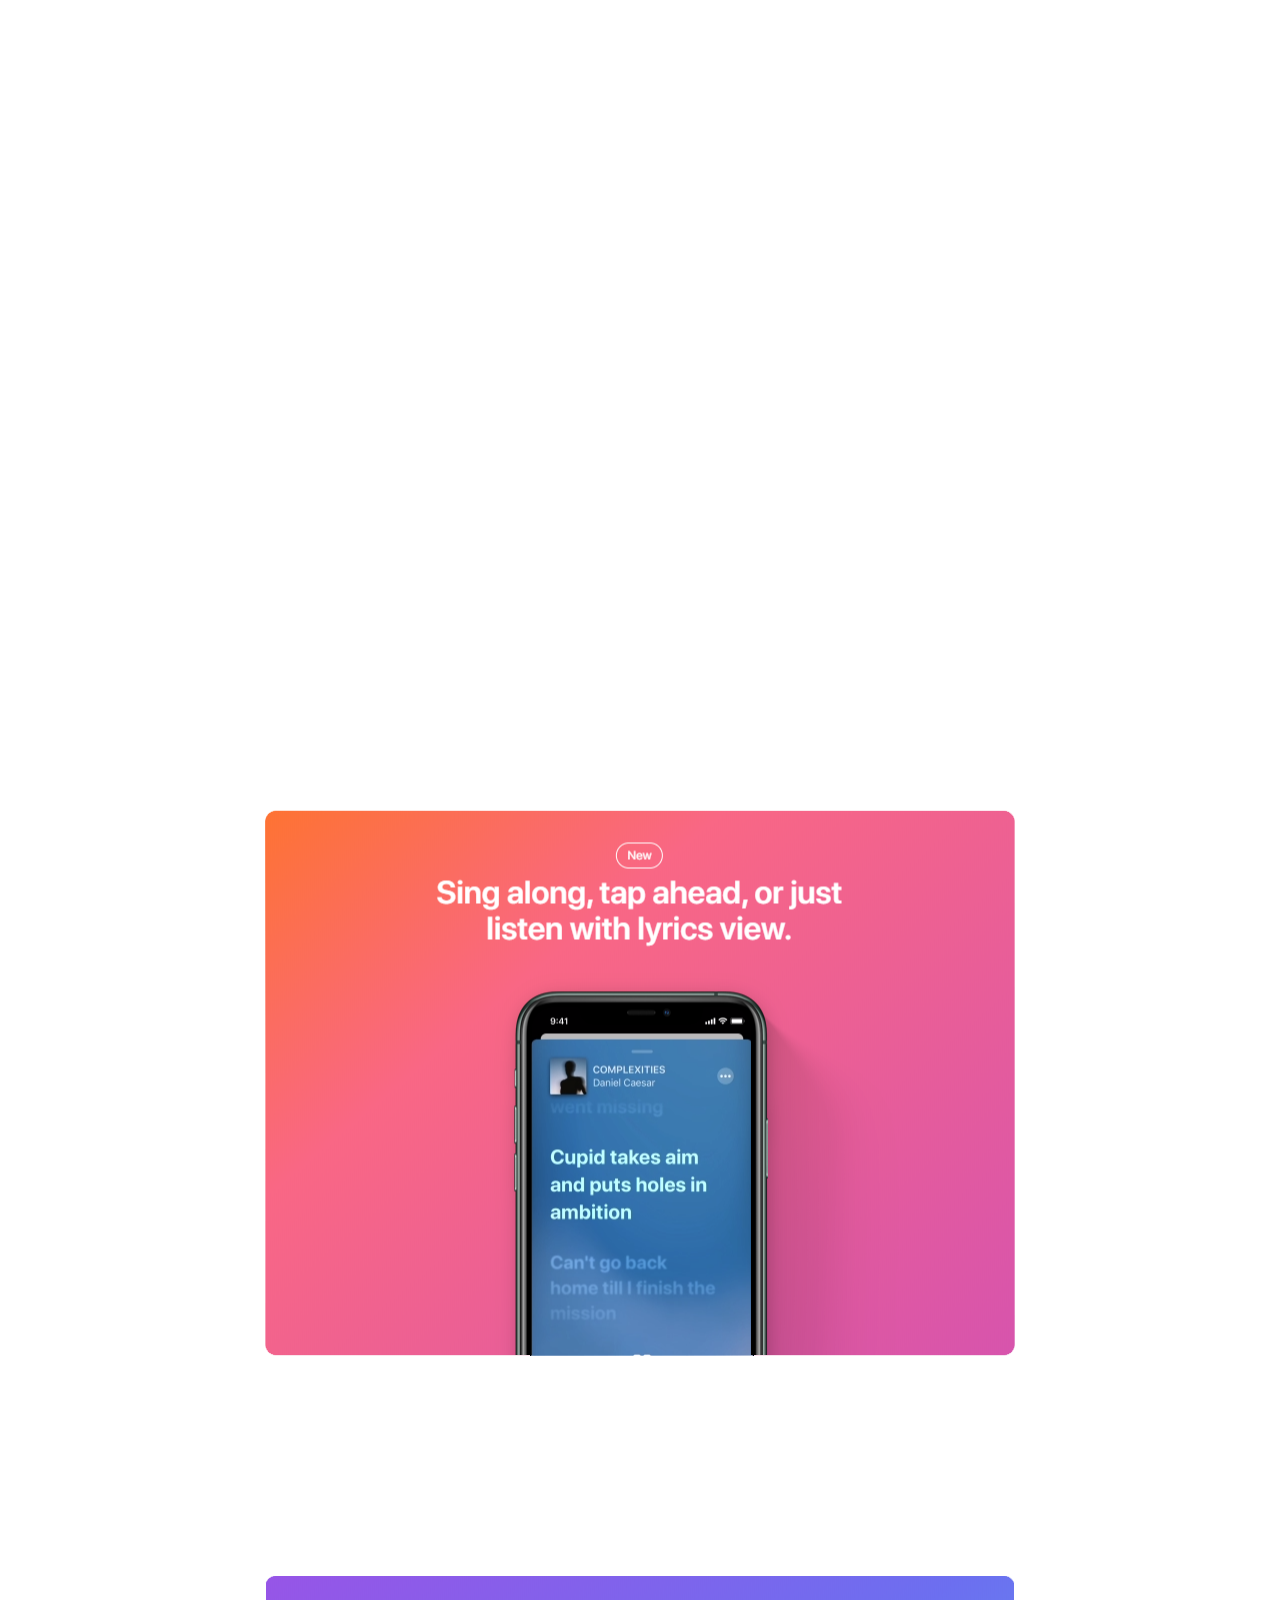
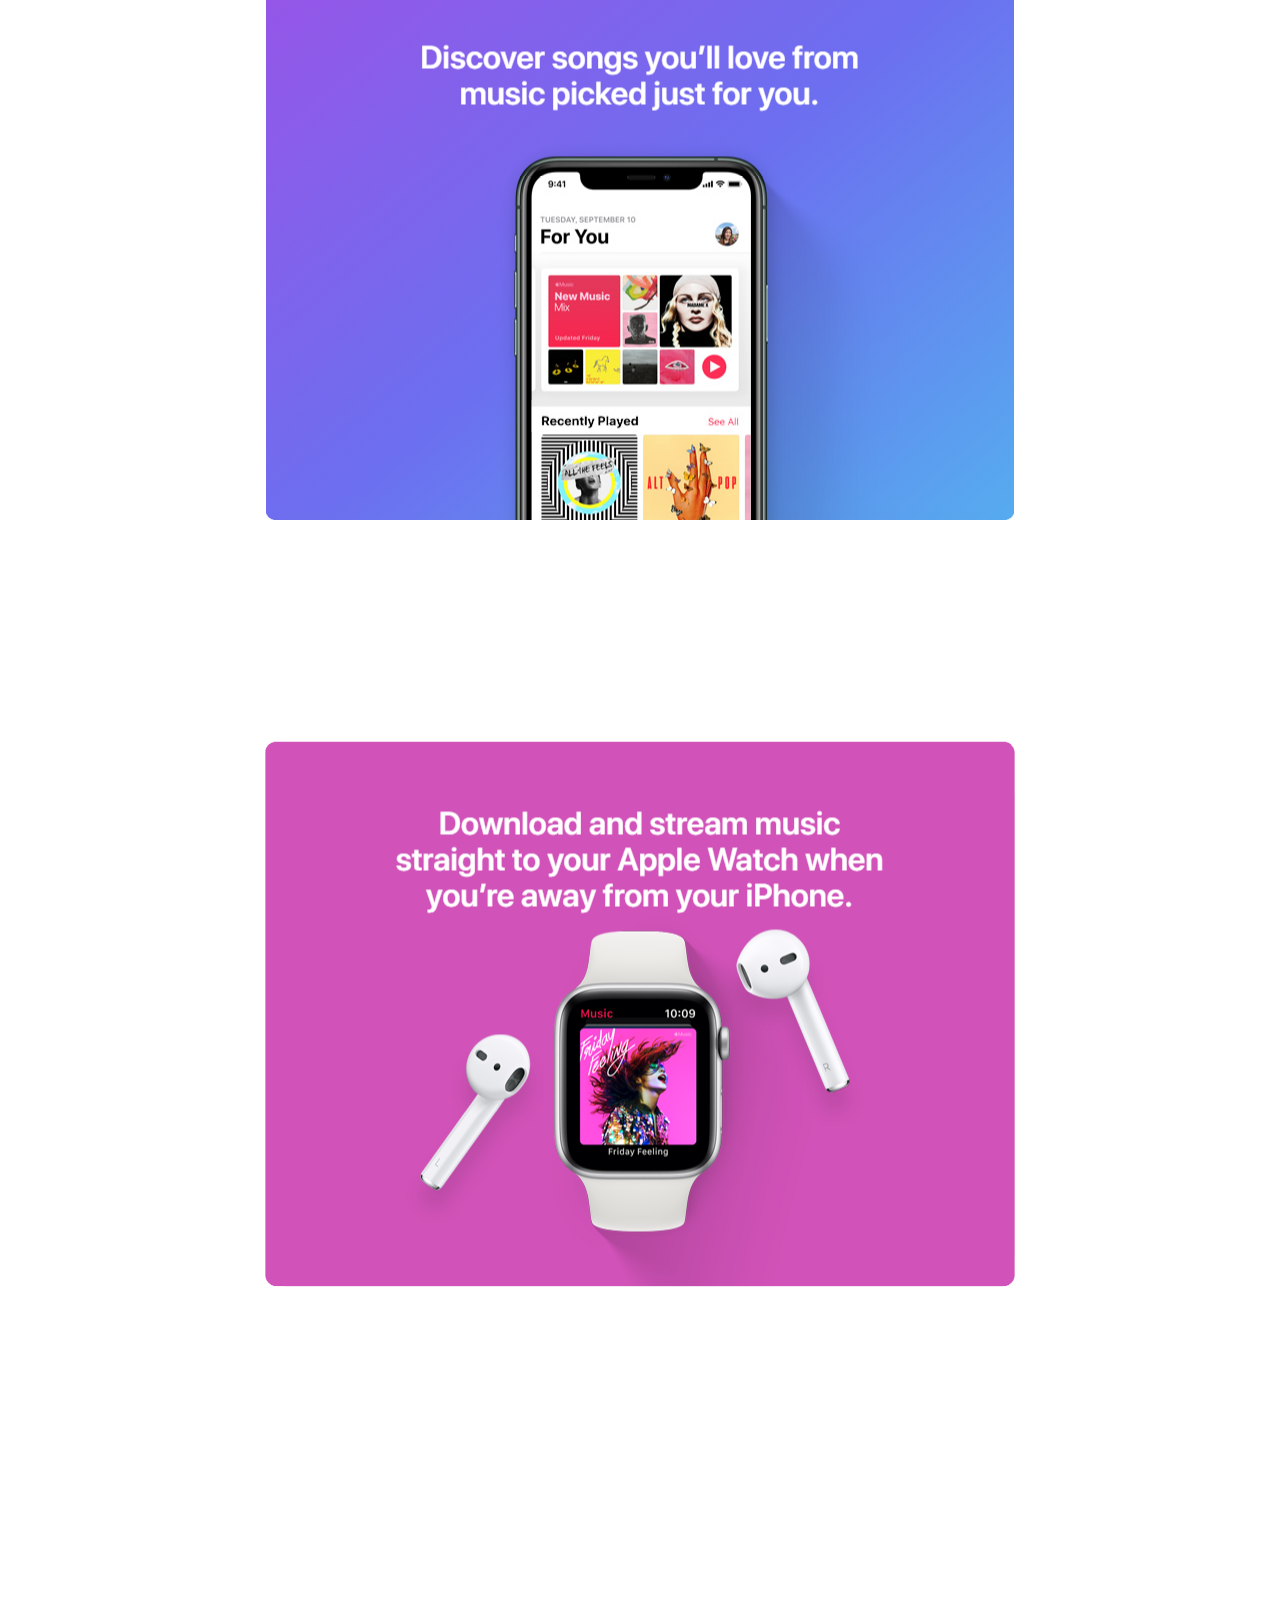
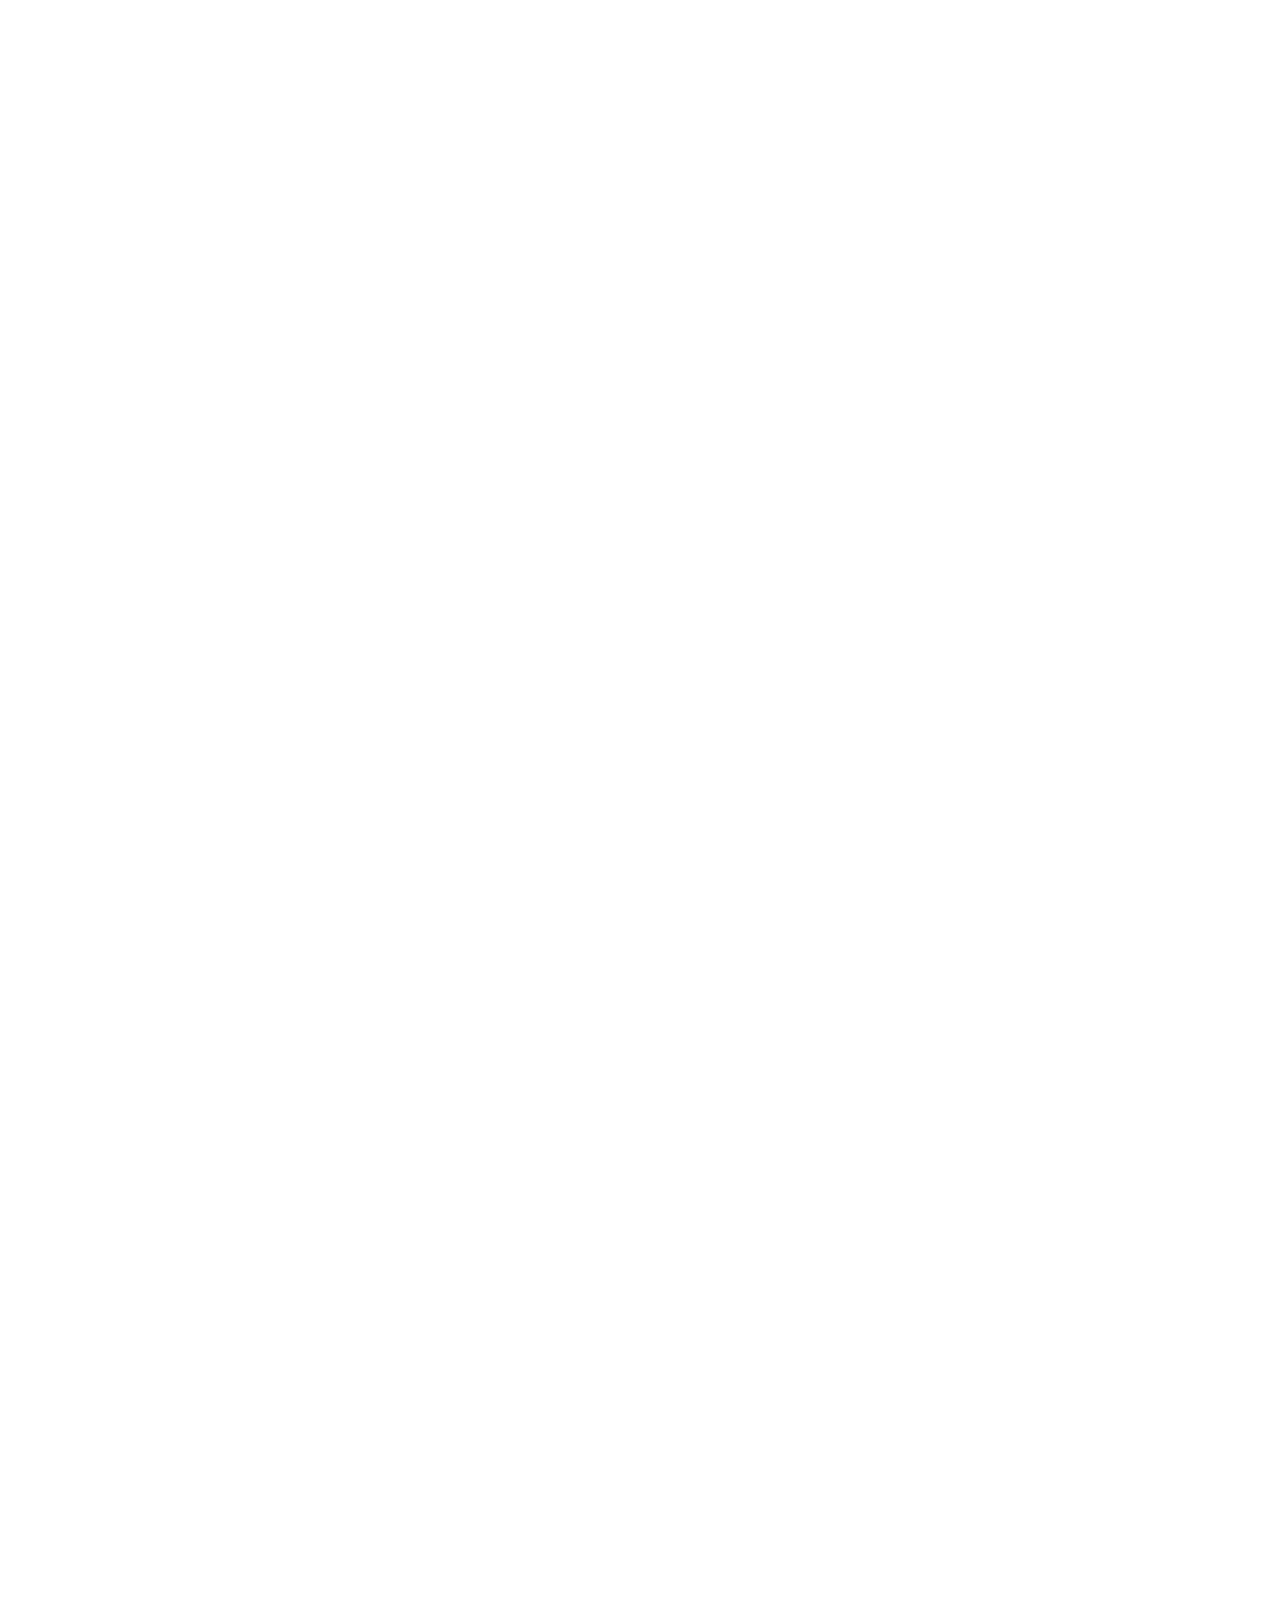
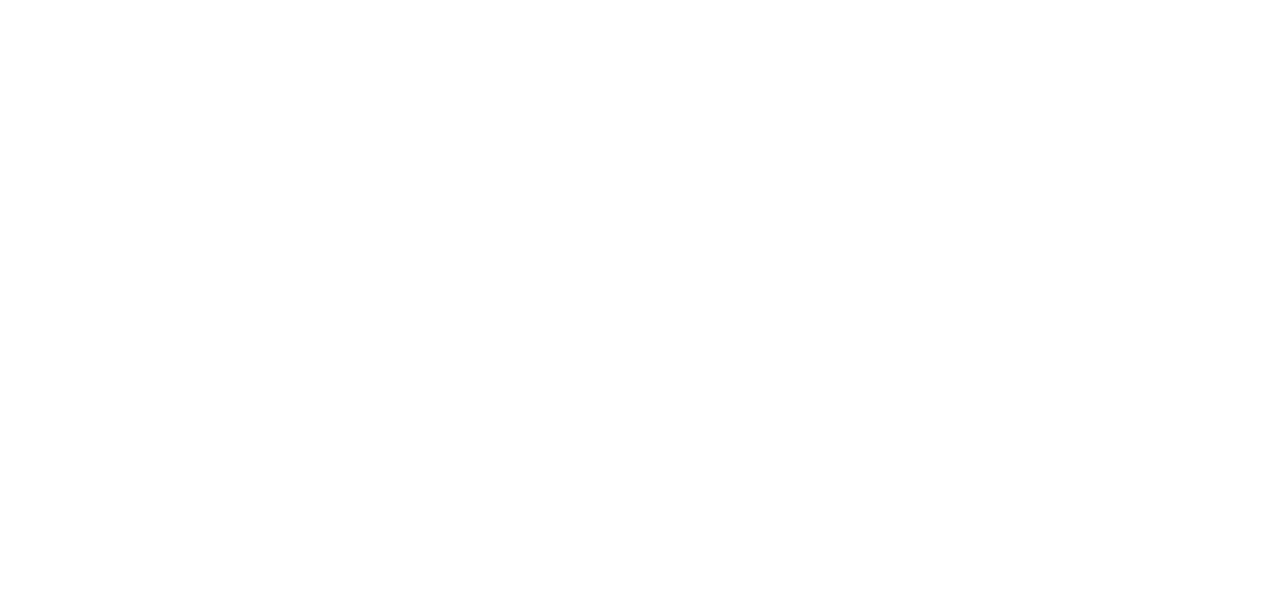
<file: cellphone/index.html>
<!DOCTYPE html>
<html lang="en">

<head>
    <meta charset="UTF-8">
    <meta http-equiv="X-UA-Compatible" content="IE=edge">
    <meta name="viewport" content="width=device-width, initial-scale=1.0">
    <title>Document</title>
    <link rel="stylesheet" href="style.css">
</head>

<body>
    <div class="card-background">
        <div class="card-box">
            <img src="./card1.png">
        </div>
        <div class="card-box">
            <img src="./card2.png">
        </div>
        <div class="card-box">
            <img src="./card3.png">
        </div>
    </div>
    <script>
        $(window).scroll(function () {

            var 높이 = $(window).scrollTop();
            console.log(높이);

            var y = -1 / 500 * 높이 + 115 / 50;
            $('.card-box').eq(0).css('opacity', y);

            var z = (-1 / 5000) * 높이 + 565 / 500;
            $('.card-box').eq(0).css('transform', `scale( ${z} )`);

        });
    </script>
</body>

</html>
</file>
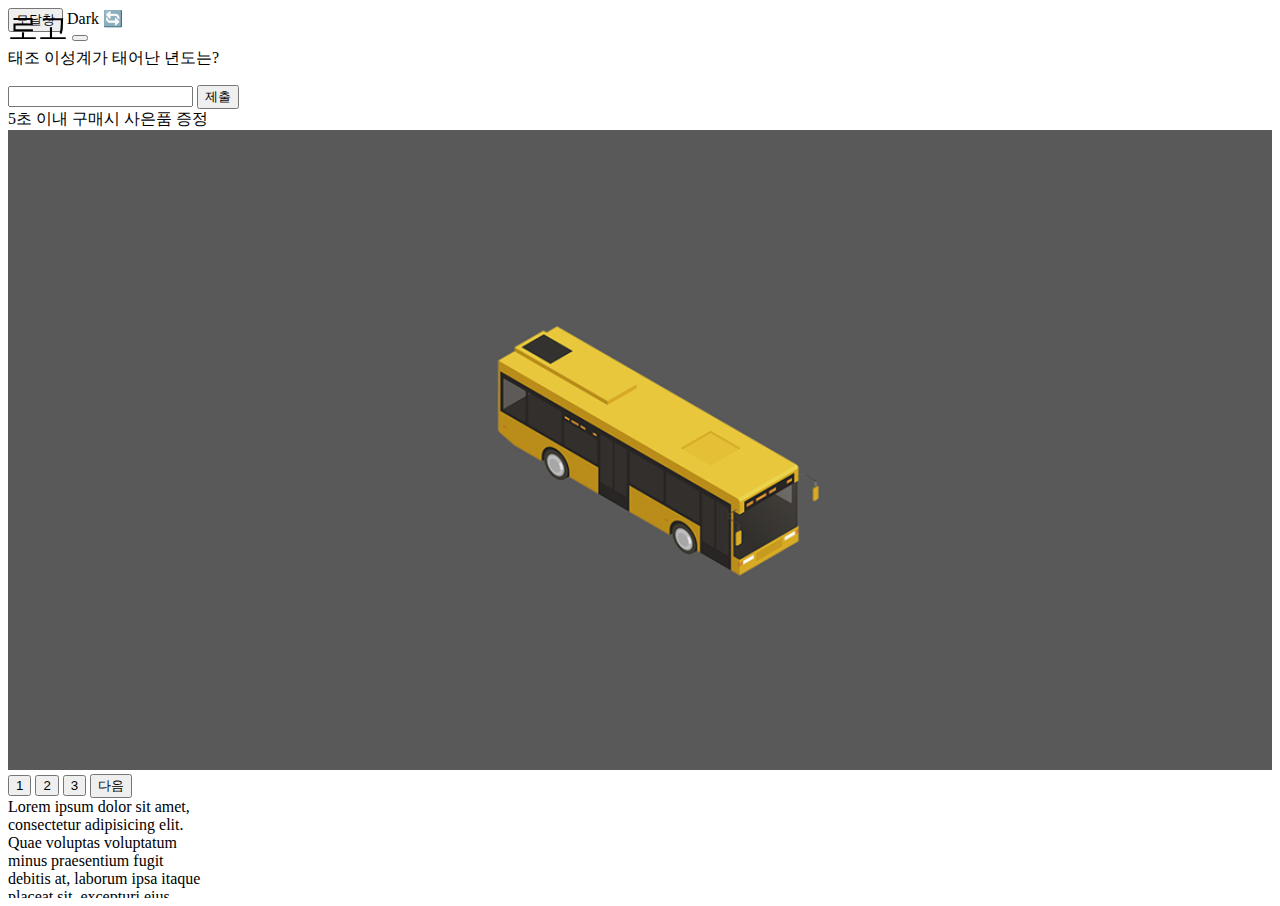
<file: navbar/index.html>
<!doctype html>
<html lang="en">

<head>
    <!-- Required meta tags -->
    <meta charset="utf-8">
    <meta name="viewport" content="width=device-width, initial-scale=1">

    <!-- Bootstrap CSS -->
    <link href="https://cdn.jsdelivr.net/npm/bootstrap@5.1.3/dist/css/bootstrap.min.css" rel="stylesheet"
        integrity="sha384-1BmE4kWBq78iYhFldvKuhfTAU6auU8tT94WrHftjDbrCEXSU1oBoqyl2QvZ6jIW3" crossorigin="anonymous">
    <link rel="stylesheet" href="style.css">
    <script src="https://code.jquery.com/jquery-3.6.0.min.js"
        integrity="sha256-/xUj+3OJU5yExlq6GSYGSHk7tPXikynS7ogEvDej/m4=" crossorigin="anonymous"></script>
    <title>Hello, world!</title>
</head>

<body>

    <nav class="navbar navbar-light bg-light">
        <div class="container-fluid">
            <span class="navbar-brand">로고</span>
            <button class="navbar-toggler" type="button">
                <span class="navbar-toggler-icon"></span>
            </button>
        </div>
    </nav>

    <ul class="list-group">
        <li class="list-group-item">An item</li>
        <li class="list-group-item">A second item</li>
        <li class="list-group-item">A third item</li>
        <li class="list-group-item">A fourth item</li>
        <li class="list-group-item">And a fifth one</li>
    </ul>

    <button class="modal-btn">모달창</button>

    <script>
        $('modal-btn').on('click', () => {
            $('.black-bg').addClass('show')
        })
    </script>

    <div class="black-bg">
        <div class="white-bg">
            <h4>로그인하세요</h4>
            <form action="success.html">
                <div class="my-3">
                    <input type="text" class="form-control" id="email">
                </div>
                <div class="my-3">
                    <input type="password" class="form-control" id="pw">
                </div>
                <button type="submit" class="btn btn-primary" id="send">전송</button>
                <button type="button" class="btn btn-danger" id="close">닫기</button>
            </form>
        </div>
    </div>
    <span class="badge bg-dark">Dark 🔄</span>
    <!-- 1335 -->
    <p>태조 이성계가 태어난 년도는?</p>
    <input type="text" id="answer">
    <button type="submit" id="send-answer">제출</button>

    <div class="alert alert-danger">
        <span id="alert-number">5</span>초 이내 구매시 사은품 증정
    </div>

    <div style="overflow: hidden">
        <div class="slide-container">
            <div class="slide-box">
                <img src="car1.png">
            </div>
            <div class="slide-box">
                <img src="car2.png">
            </div>
            <div class="slide-box">
                <img src="car3.png">
            </div>
        </div>
    </div>




    <button class="slide-1">1</button>
    <button class="slide-2">2</button>
    <button class="slide-3">3</button>
    <button class="next">다음</button>

    <script>
        $('.slide-1').on('click', () => {
            $('.slide-container').css('transform', 'translateX(0vw)')
        })
        $('.slide-2').on('click', () => {
            $('.slide-container').css('transform', 'translateX(-100vw)')
        })
        $('.slide-3').on('click', () => {
            $('.slide-container').css('transform', 'translateX(-200vw)')
        })
        let click_num = 0
        $('.next').on('click', () => {
            click_num++;
            $('.slide-container').css('transform', `translateX(${-(click_num * 100)}vw)`)
        })
    </script>
    <div class="lorem" style="width: 200px; height: 100px; overflow-y: scroll">
        Lorem ipsum dolor sit amet, consectetur adipisicing elit. Quae voluptas voluptatum minus praesentium fugit
        debitis at, laborum ipsa itaque placeat sit, excepturi eius. Nostrum perspiciatis, eligendi quae consectetur
        praesentium exercitationem.
    </div>

    <!-- div 스크롤바 내린 양 + div가 화면에 보이는 높이 == div 실제높이일 경우 alert 띄워주세요~ -->




    <script>
        $('.lorem').on('scroll', () => {
            let scroll1 = document.querySelector('.lorem').scrollTop;
            // console.log(scroll1)
            let scroll2 = document.querySelector('.lorem').scrollHeight // 스크롤 가능한 실제 높이(박스 포함)
            console.log(scroll2) // 288
            let scroll3 = document.querySelector('.lorem').clientHeight; // 화면에 보이는 스크롤 

            if (scroll1 + scroll3 > scroll2 - 30) {
                alert('끝까지 내림')
            }

        })
    </script>




    <script>
        $(window).on('scroll', () => {
            scroll_num = ($(window).scrollTop())
            if (scroll_num < 80) {
                $('.navbar-brand').css('font-size', '100px')
            }
            if (scroll_num > 80) {
                $('.navbar-brand').css('font-size', '10px')
            }
        })
    </script>


    <script>
        let alert_num = $('#alert-number').html()
        let myTime = setInterval(() => {
            $('#alert-number').html(--alert_num)
            if (alert_num == 0) {
                clearInterval(myTime)
            }
        }, 1000)


    </script>

    <script>
        let btn_num = 0;

        $('#send-answer').on('click', function () {
            btn_num++;
            let user_answer = document.querySelector('#answer').value

            if (user_answer == '1335') {
                alert('성공')
            } else if (btn_num >= 3 && user_answer != '1335') {
                alert('수고')
            }
        })
    </script>


    <script>
        let num = 0;
        $('.badge').on('click', function () {
            num++;
            if (num % 2 === 1) {
                $('.badge').html('Light')
            } else {
                $('.badge').html('Dark')
            }
        })
    </script>

    <!-- let 과 const는 재선언이 불가능하다
    var -> Functin-scoped / 재선언O / 재할당O
    let -> {Block-scoped} / 재선언x / 재할당O
    const -> {Block-scoped} / 재선언x / 재할당x -->

    <script>
        $('form').on('submit', function () {
            //$('email').val==''
            if (document.getElementById('email').value === '') {
                alert('아이디를 입력하세요');
            }
            let pw = document.getElementById('pw').value
            if (/[A-Z]/.test(pw) == false) {
                alert('대시던트');
            }
            if (document.getElementById('pw').value.length < 6) {
                alert('비번 입력좀더 하셈');
            }
        });

        $('form').on('submit', function (e) {
            if (document.getElementById('email').value == '') {
                e.preventDefault();
                // alert('아이디 입력하세요');z
            }
        });



    </script>


    <script>
        $('.btn-danger').on('click', function () {
            $('.black-bg').css('display', 'none')
        })

        $('.navbar-toggler').on('click', function () {
            $('.list-group')[0].classList.toggle('show')
        })
    </script>


    <scirpt src="index.js">
    </scirpt>
    <script src="https://cdn.jsdelivr.net/npm/bootstrap@5.1.3/dist/js/bootstrap.bundle.min.js"
        integrity="sha384-ka7Sk0Gln4gmtz2MlQnikT1wXgYsOg+OMhuP+IlRH9sENBO0LRn5q+8nbTov4+1p"
        crossorigin="anonymous"></script>


</body>

</html>
</file>
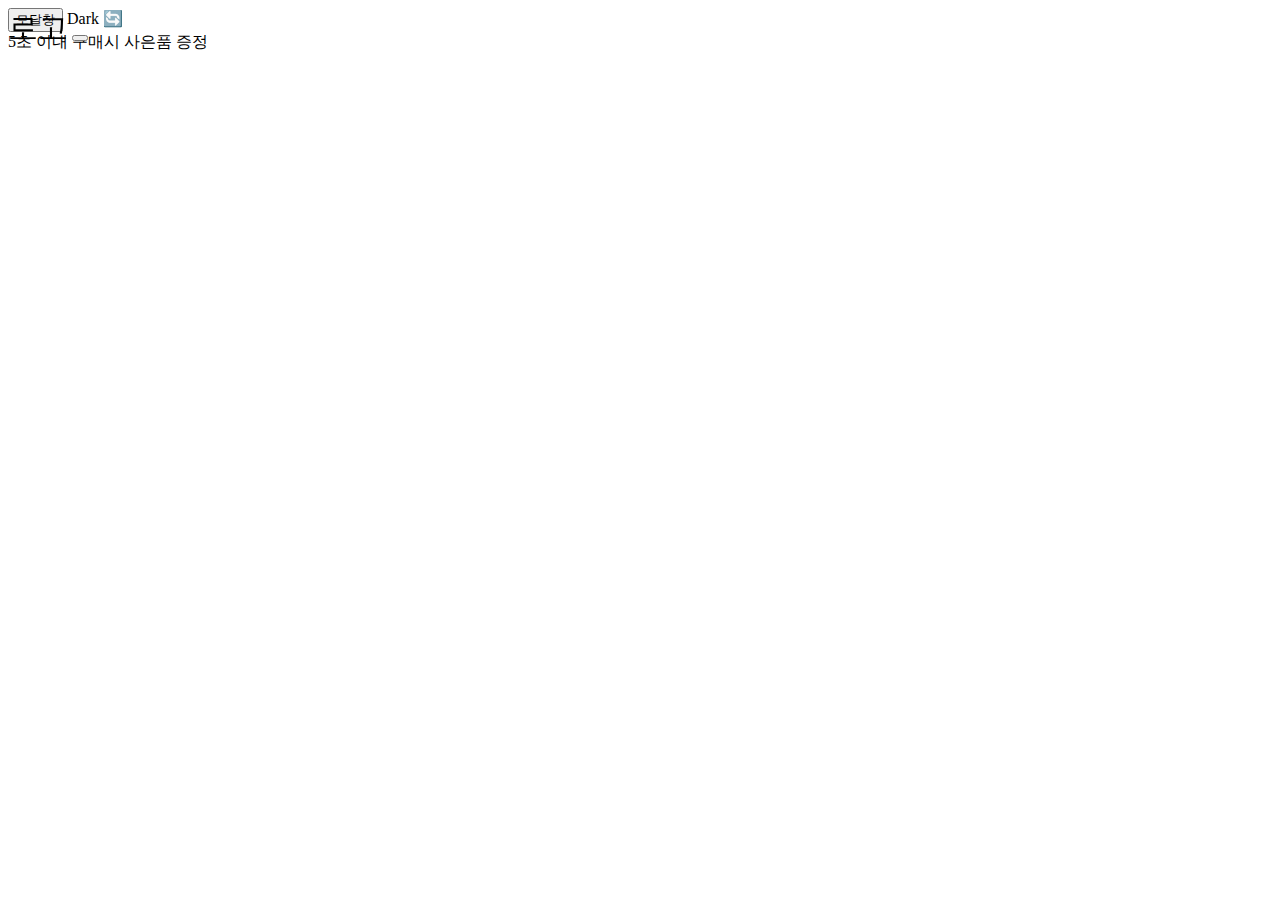
<file: navbar/index2.html>
<!doctype html>
<html lang="en">

<head>
    <!-- Required meta tags -->
    <meta charset="utf-8">
    <meta name="viewport" content="width=device-width, initial-scale=1">

    <!-- Bootstrap CSS -->
    <link href="https://cdn.jsdelivr.net/npm/bootstrap@5.1.3/dist/css/bootstrap.min.css" rel="stylesheet"
        integrity="sha384-1BmE4kWBq78iYhFldvKuhfTAU6auU8tT94WrHftjDbrCEXSU1oBoqyl2QvZ6jIW3" crossorigin="anonymous">
    <link rel="stylesheet" href="style.css">
    <script src="https://code.jquery.com/jquery-3.6.0.min.js"
        integrity="sha256-/xUj+3OJU5yExlq6GSYGSHk7tPXikynS7ogEvDej/m4=" crossorigin="anonymous"></script>
    <title>Hello, world!</title>
</head>

<body>

    <nav class="navbar navbar-light bg-light h-auto">
        <div class="container-fluid">
            <span class="navbar-brand">로고</span>
            <button class="navbar-toggler" type="button">
                <span class="navbar-toggler-icon"></span>
            </button>
        </div>
    </nav>
    <container>
        <ul class="list-group">
            <li class="list-group-item">An item</li>
            <li class="list-group-item">A second item</li>
            <li class="list-group-item">A third item</li>
            <li class="list-group-item">A fourth item</li>
            <li class="list-group-item">And a fifth one</li>
        </ul>

        <script>
            document.getElementsByClassName('navbar-toggler')[0].addEventListener('click', function () {
                document.getElementsByClassName('list-group')[0].classList.toggle('show')
            })

        </script>


        <button class="login-btn">모달창</button>
        <div class="black-bg">
            <div class="white-bg">
                <h4>로그인하세요</h4>
                <form action="success.html">
                    <div class="my-3">
                        <input type="text" class="form-control" id="email">
                    </div>
                    <div class="my-3">
                        <input type="password" class="form-control" id="pw">
                    </div>
                    <button type="submit" class="btn btn-primary" id="send">전송</button>
                    <button type="button" class="btn btn-danger" id="close">닫기</button>
                </form>
            </div>
        </div>

        <span class="badge bg-dark">Dark 🔄</span>

        <div class="alert alert-danger">
            5초 이내 구매시 사은품 증정
        </div>
    </container>
    <script>

        setTimeout(() => {
            $('.alert').hide()
        }, 5000)

        let badge_num = 0
        $('.badge').on('click', () => {
            badge_num++;
            if (badge_num % 2 == 1) {
                $('.badge').html('light')
            } else {
                $('.badge').html('dark')
            }
        })

        $('form').on('submit', function () {
            //$('email').val==''
            if (document.getElementById('email').value == '') {
                alert('엑시던트')
            }
            let pw = document.getElementById('pw').value
            if (/[A-Z]/.test(pw) == false) {
                alert('대시던트');
            }
            if (document.getElementById('pw').value.length < 6) {
                alert('비번 입력좀더 하셈');
            }
        });

        $('form').on('submit', function (e) {
            if (document.getElementById('email').value == '') {
                e.preventDefault();
                // alert('아이디 입력하세요');z
            }
        });

        $('.login-btn').on('click', () => {
            $('.black-bg').css('display', 'block')
        })
        $('.btn-danger').on('click', () => {
            $('.black-bg').css('display', 'none')
        })
    </script>

    <scirpt src="index2.js">
    </scirpt>
    <script src="https://cdn.jsdelivr.net/npm/bootstrap@5.1.3/dist/js/bootstrap.bundle.min.js"
        integrity="sha384-ka7Sk0Gln4gmtz2MlQnikT1wXgYsOg+OMhuP+IlRH9sENBO0LRn5q+8nbTov4+1p"
        crossorigin="anonymous"></script>

</body>

</html>
</file>
<file: cellphone/style.css>
.card-background {
    height: 3000px;
    margin-top: 800px;
    margin-bottom: 1600px;
  }
  
  .card-box img {
    display: block;
    margin: auto;
    max-width: 80%;
  }
  .card-box {
    position: sticky;
    top: 400px;
    margin-top: 200px;
  }
</file>
<file: navbar/style.css>
:root { scroll-behavior : auto } 
.alert-box{
    background-color: skyblue;
    padding: 20px;
    color: white;
    border-radius: 5px;
    display: none;
}

.list-group {
    display : none;
  }
.show {
    display : block;
}

.show-modal {
  visibility: visible;
  opacity: 1;
}
  .black-bg {
    width : 100%;
    height : 100%;
    position : fixed;
    background:rgba(0,0,0,0.5);
    z-index : 5;
    padding: 30px;
    display: none;
  }
  .white-bg {
    background: white;
    border-radius: 5px;
    padding: 30px;
  } 

  .slide-container {
    width: 300vw;
    transition: all 1s;
    transform: translateX(0vw);
  }
  .slide-box {
    width: 100vw;
    float: left;
  }
  .slide-box img {
    width: 100%;
  } 

  .navbar {
    position : fixed;
    width : 100%;
    z-index : 5
  }
  .navbar-brand {
    font-size : 30px;
    transition : all 1s;
  }
</file>
